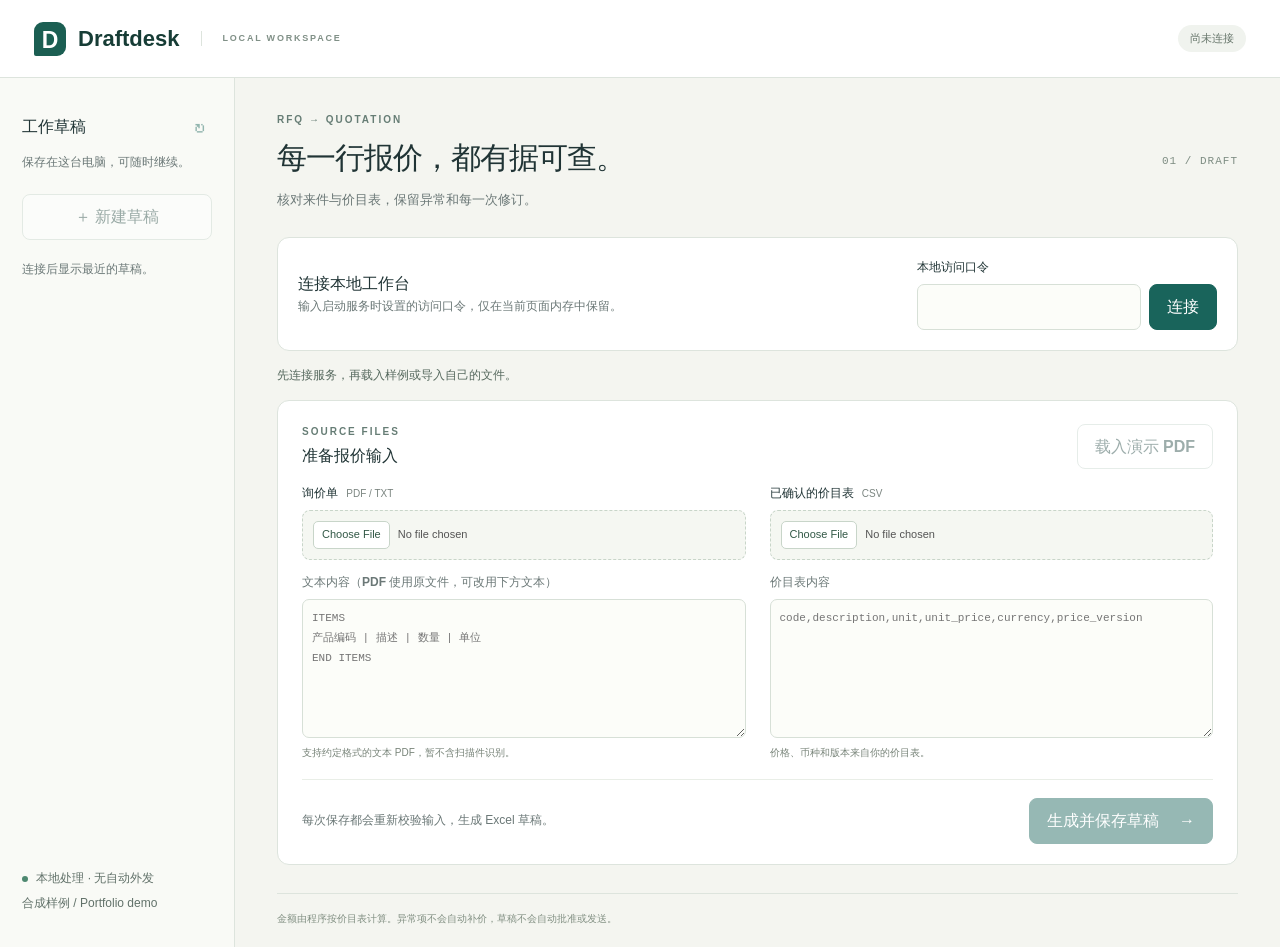
<file: ui/index.html>
<!doctype html>
<html lang="zh-CN">
<head><meta charset="utf-8"><meta name="viewport" content="width=device-width,initial-scale=1">
<title>Draftdesk · 报价工作台</title><link rel="stylesheet" href="/ui/style.css"><script type="module" src="/ui/app.mjs"></script></head>
<body>
<header><a class="brand" href="/" aria-label="Draftdesk 首页"><span class="logo">D</span> Draftdesk <span class="edition">LOCAL WORKSPACE</span></a><span id="connection" class="connection">尚未连接</span></header>
<div class="shell">
<aside><div class="aside-heading"><h2>工作草稿</h2><button id="refresh-list" class="icon-button" disabled aria-label="刷新草稿列表">↻</button></div><p class="muted small">保存在这台电脑，可随时继续。</p><button id="new-draft" class="wide secondary" disabled>＋ 新建草稿</button><div id="draft-list" class="draft-list"><p class="muted small">连接后显示最近的草稿。</p></div><p id="list-note" class="small muted"></p><div class="aside-footer"><span class="dot"></span> 本地处理 · 无自动外发<br><span class="small">合成样例 / Portfolio demo</span></div></aside>
<main>
<div class="heading"><div><div class="eyebrow">RFQ → QUOTATION</div><h1>每一行报价，都有据可查。</h1><p class="muted">核对来件与价目表，保留异常和每一次修订。</p></div><span class="section-number">01 / DRAFT</span></div>
<section id="connect-panel" class="card connect-panel"><div><h2>连接本地工作台</h2><p class="muted small">输入启动服务时设置的访问口令，仅在当前页面内存中保留。</p></div><form id="connect-form"><label for="token">本地访问口令</label><div class="inline"><input id="token" type="password" autocomplete="off" required minlength="24"><button>连接</button></div></form></section>
<div id="notice" role="status" aria-live="polite" class="notice">先连接服务，再载入样例或导入自己的文件。</div>
<button id="retry" class="retry" hidden>重试同一请求</button>
<section class="card input-card"><div class="card-heading"><div><div class="eyebrow">SOURCE FILES</div><h2 id="input-title">准备报价输入</h2></div><button id="sample" class="secondary" disabled>载入演示 PDF</button></div>
<fieldset id="input-fields" disabled><div class="file-grid"><div><label for="rfq-file">询价单 <span>PDF / TXT</span></label><input id="rfq-file" type="file" accept=".pdf,.txt"><label for="rfq-text" class="small muted">文本内容（PDF 使用原文件，可改用下方文本）</label><textarea id="rfq-text" rows="6" spellcheck="false" placeholder="ITEMS&#10;产品编码 | 描述 | 数量 | 单位&#10;END ITEMS"></textarea><p id="rfq-note" class="file-note">支持约定格式的文本 PDF，暂不含扫描件识别。</p></div><div><label for="catalogue-file">已确认的价目表 <span>CSV</span></label><input id="catalogue-file" type="file" accept=".csv"><label for="catalogue-text" class="small muted">价目表内容</label><textarea id="catalogue-text" rows="6" spellcheck="false" placeholder="code,description,unit,unit_price,currency,price_version"></textarea><p class="file-note">价格、币种和版本来自你的价目表。</p></div></div>
<div class="actions"><p id="edit-note" class="muted small">每次保存都会重新校验输入，生成 Excel 草稿。</p><button id="save" type="button">生成并保存草稿 <span>→</span></button></div></fieldset></section>
<section id="result-panel" hidden><div class="result-heading"><div><div class="eyebrow">REVIEW WORKSPACE</div><h2 id="result-title">草稿结果</h2><p id="job-meta" class="small muted"></p></div><button id="refresh-current" class="secondary">读取最新版本</button></div>
<div class="metrics"><div class="metric"><span>项目行数</span><strong id="row-count">0</strong></div><div class="metric"><span>需要复核</span><strong id="review-count">0</strong></div><div class="metric total"><span id="total-label">已匹配行小计</span><strong id="total">—</strong><small id="total-note">未处理异常行不计入小计</small></div></div>
<div class="card table-card"><div class="table-heading"><div id="status-badge" class="badge">待复核</div><label class="check"><input type="checkbox" id="only-review">只看待复核</label></div><div class="table-scroll" tabindex="0" role="region" aria-label="报价明细"><table><thead><tr><th>产品 / 描述</th><th>数量</th><th>单价</th><th>行金额</th><th>核对结果</th></tr></thead><tbody id="rows"></tbody></table></div><div id="empty-filter" class="empty" hidden>没有需要复核的项目。</div><div class="download-bar"><p class="small muted">导出的是当前显示版本，仍需人工确认。</p><div><button id="download-csv" class="secondary">下载 CSV</button><button id="download-xlsx">下载 Excel</button></div></div></div>
<div class="history-bar"><label for="history">修订历史</label><select id="history"></select><span id="history-note" class="small muted"></span></div></section>
<footer>金额由程序按价目表计算。异常项不会自动补价，草稿不会自动批准或发送。</footer>
</main></div></body></html>
</file>
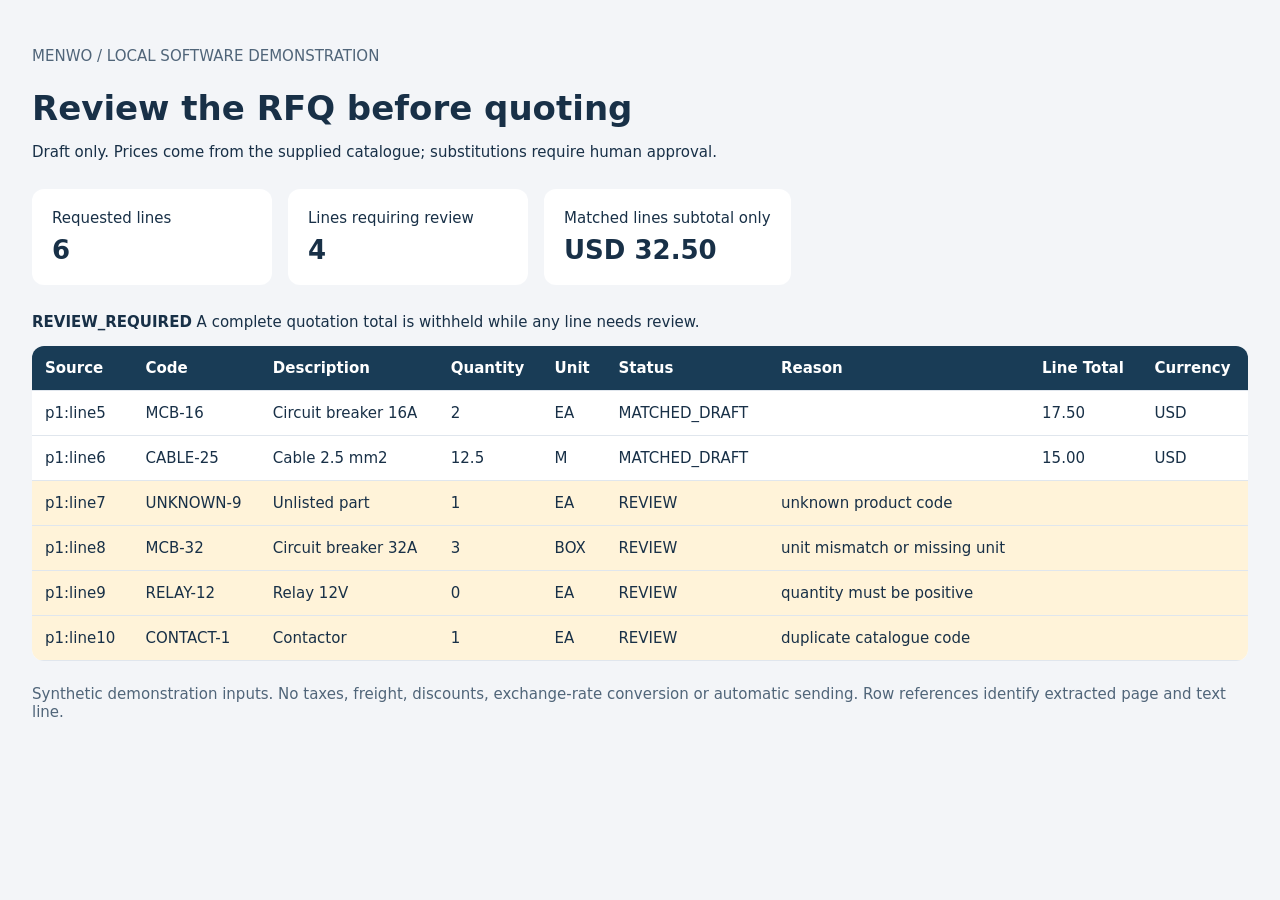
<file: output/review.html>
<!doctype html><html lang="en"><meta charset="utf-8"><meta name="viewport" content="width=device-width,initial-scale=1">
<title>RFQ review draft</title><style>body{font:15px system-ui;background:#f3f5f8;color:#183047;margin:0;padding:32px}main{max-width:1400px;margin:auto}h1{font-size:34px;margin-bottom:8px}.muted{color:#506579}.stats{display:flex;gap:16px;margin:28px 0;flex-wrap:wrap}.card{background:white;padding:20px;border-radius:12px;min-width:200px}strong{display:block;font-size:26px;margin-top:8px}.table{overflow:auto;background:white;border-radius:12px}table{border-collapse:collapse;width:100%;text-align:left}th,td{padding:13px;border-bottom:1px solid #e0e6ed;vertical-align:top}th{background:#193c56;color:white}.review{background:#fff3d9}td:nth-child(7){min-width:210px}footer{margin-top:24px;color:#506579}</style>
<main><p class="muted">MENWO / LOCAL SOFTWARE DEMONSTRATION</p><h1>Review the RFQ before quoting</h1><p>Draft only. Prices come from the supplied catalogue; substitutions require human approval.</p>
<div class="stats"><div class="card">Requested lines<strong>6</strong></div><div class="card">Lines requiring review<strong>4</strong></div><div class="card">Matched lines subtotal only<strong>USD 32.50</strong></div></div>
<p><b>REVIEW_REQUIRED</b> A complete quotation total is withheld while any line needs review.</p>
<div class="table"><table><thead><tr><th>Source</th><th>Code</th><th>Description</th><th>Quantity</th><th>Unit</th><th>Status</th><th>Reason</th><th>Line Total</th><th>Currency</th></tr></thead><tbody><tr class="matched"><td>p1:line5</td><td>MCB-16</td><td>Circuit breaker 16A</td><td>2</td><td>EA</td><td>MATCHED_DRAFT</td><td></td><td>17.50</td><td>USD</td></tr><tr class="matched"><td>p1:line6</td><td>CABLE-25</td><td>Cable 2.5 mm2</td><td>12.5</td><td>M</td><td>MATCHED_DRAFT</td><td></td><td>15.00</td><td>USD</td></tr><tr class="review"><td>p1:line7</td><td>UNKNOWN-9</td><td>Unlisted part</td><td>1</td><td>EA</td><td>REVIEW</td><td>unknown product code</td><td></td><td></td></tr><tr class="review"><td>p1:line8</td><td>MCB-32</td><td>Circuit breaker 32A</td><td>3</td><td>BOX</td><td>REVIEW</td><td>unit mismatch or missing unit</td><td></td><td></td></tr><tr class="review"><td>p1:line9</td><td>RELAY-12</td><td>Relay 12V</td><td>0</td><td>EA</td><td>REVIEW</td><td>quantity must be positive</td><td></td><td></td></tr><tr class="review"><td>p1:line10</td><td>CONTACT-1</td><td>Contactor</td><td>1</td><td>EA</td><td>REVIEW</td><td>duplicate catalogue code</td><td></td><td></td></tr></tbody></table></div><footer>Synthetic demonstration inputs. No taxes, freight, discounts, exchange-rate conversion or automatic sending. Row references identify extracted page and text line.</footer></main></html>
</file>
<file: ui/style.css>
:root{font-family:Inter,"Segoe UI","Microsoft YaHei",sans-serif;color:#203435;background:#f4f5f0;font-synthesis:none;line-height:1.6;--teal:#19645b;--muted:#6b7877;--line:#dde4dd}*{box-sizing:border-box}body{margin:0}button,input,textarea,select{font:inherit}button{cursor:pointer;border:1px solid var(--teal);border-radius:8px;background:var(--teal);color:#fff;font-weight:600;padding:9px 17px;white-space:nowrap}button:hover{filter:brightness(.94)}button:disabled{cursor:default;opacity:.45}button:focus-visible,input:focus-visible,textarea:focus-visible,select:focus-visible,a:focus-visible{outline:3px solid #e5b356;outline-offset:3px}.secondary{background:#fff;color:#274b47;border-color:#cad8d0}.wide{width:100%}.muted{color:var(--muted)}.small{font-size:12px}h1,h2,p{margin:0}h1{font-size:30px;letter-spacing:-1px;font-weight:650;margin:6px 0 8px}h2{font-size:16px;font-weight:650}.eyebrow{font-size:10px;font-weight:700;letter-spacing:2px;color:#667d75}header{height:78px;background:#fff;border-bottom:1px solid var(--line);display:flex;align-items:center;justify-content:space-between;padding:0 34px}.brand{color:#173d36;text-decoration:none;font-size:22px;font-weight:700;display:flex;align-items:center;gap:12px}.logo{background:#1b5e52;color:#fff;width:32px;height:34px;border-radius:9px 9px 9px 2px;text-align:center;font-size:23px}.edition{font-size:9px;color:#809087;letter-spacing:1.8px;margin-left:10px;border-left:1px solid var(--line);padding-left:20px}.connection{border-radius:30px;padding:5px 12px;background:#f0f3ee;font-size:11px;color:#68776c}.connection.live{background:#e4f0e6;color:#216342}.shell{display:grid;grid-template-columns:235px minmax(0,1fr);min-height:calc(100vh - 78px)}aside{padding:30px 22px;display:flex;flex-direction:column;border-right:1px solid var(--line);background:#f9faf6}.aside-heading{display:flex;align-items:center;justify-content:space-between}.icon-button{padding:0 6px;background:none;border:0;color:var(--teal);font-size:23px}aside>.muted{margin:8px 0 22px}.draft-list{margin-top:20px;display:grid;gap:8px}.draft-item{display:block;text-align:left;width:100%;font-size:12px;color:#465952;background:transparent;border:1px solid transparent;white-space:normal;padding:12px}.draft-item.active{background:#e7eee6;border-color:#c9d8c9}.draft-item span{display:block;font-size:10px;color:var(--muted);margin-top:3px}.aside-footer{margin-top:auto;padding-top:50px;font-size:12px;color:#617169;line-height:2.1}.dot{display:inline-block;width:6px;height:6px;background:#4d8870;border-radius:50%;margin-right:5px}main{padding:34px 42px 20px;max-width:1400px;width:100%;margin:0 auto}.heading{display:flex;align-items:center;justify-content:space-between;margin-bottom:26px}.heading p{font-size:13px}.section-number{font:11px monospace;color:#7e8d83;letter-spacing:1px}.card{border:1px solid var(--line);background:#fff;border-radius:12px}.connect-panel{padding:20px;display:flex;justify-content:space-between;gap:24px;align-items:center;margin-bottom:15px}.connect-panel[hidden]{display:none}.connect-panel form{min-width:300px}.inline{display:flex;gap:8px}.inline input{min-width:0;width:100%}label{display:block;font-size:12px;font-weight:600;margin-bottom:7px}label span{font-size:10px;color:#7b8580;margin-left:5px;font-weight:400}input[type=password],textarea,select{border:1px solid #d7e0d7;border-radius:7px;padding:9px;background:#fcfdf9;color:#28403a}textarea{display:block;width:100%;resize:vertical;min-height:110px;font:11px/1.8 Consolas,monospace}input[type=file]{font-size:11px;width:100%;background:#f5f7f2;border:1px dashed #c8d5c9;border-radius:8px;padding:10px;margin-bottom:13px}input::file-selector-button{font:inherit;color:#325846;background:white;border:1px solid #c8d5c9;border-radius:5px;padding:4px 8px;margin-right:8px}.notice{font-size:12px;margin:0 0 14px;min-height:20px;color:#56695e}.notice.error{color:#a54427;background:#fff1e9;padding:10px 14px;border-radius:7px}.retry{margin-bottom:15px;background:#9b482b;border-color:#9b482b}.card-heading{padding:23px 24px 15px;display:flex;align-items:center;justify-content:space-between}.card-heading h2{margin-top:3px}fieldset{border:0;padding:0 24px 20px;margin:0;min-width:0}.file-grid{display:grid;grid-template-columns:1fr 1fr;gap:24px}.file-grid>div{min-width:0}.file-note{font-size:10px;color:#788479;margin-top:7px}.actions{display:flex;align-items:center;justify-content:space-between;gap:15px;border-top:1px solid #e9eee7;padding-top:18px;margin-top:18px}.actions p{max-width:65%}.actions span{padding-left:16px}.result-heading{display:flex;justify-content:space-between;align-items:center;margin:29px 0 17px}.result-heading h2{font-size:21px;margin:3px 0}.metrics{display:grid;grid-template-columns:1fr 1fr 1.65fr;gap:14px;margin-bottom:18px}.metric{padding:17px 22px;border:1px solid var(--line);border-radius:10px;background:#fdfef9}.metric>span{font-size:11px;color:#6a796d;display:block}.metric strong{font-size:29px;font-weight:600;line-height:1.5;display:block}.metric.total{background:#e8efe6;border-color:#cbdcc9}.metric.total strong{font-size:25px}.metric small{font-size:10px;color:#627366}.table-heading{display:flex;justify-content:space-between;align-items:center;padding:17px 22px;border-bottom:1px solid #e5ebe3}.badge{font-size:11px;border-radius:5px;background:#fff1db;color:#8d5716;padding:4px 9px}.badge.clear{background:#e7f1e8;color:#2f663e}.check{display:flex;align-items:center;gap:6px;margin:0;font-size:11px;font-weight:400}.check input{accent-color:var(--teal)}.table-scroll{overflow:auto}table{border-collapse:collapse;width:100%;font-size:12px;white-space:nowrap}th{text-align:left;background:#fafbf7;color:#6f7e74;font-size:10px;font-weight:500;padding:12px 21px}td{border-top:1px solid #edf0e9;padding:14px 21px;vertical-align:top}td:first-child{white-space:normal;min-width:190px}td:last-child{white-space:normal;min-width:165px}td small{display:block;color:#839082;font-size:10px;margin-top:2px}.review-row td:first-child{border-left:3px solid #c99341;padding-left:18px}.row-reason{color:#9b6427;font-size:11px}.matched{font-size:11px;color:#52765b}.download-bar{padding:17px 22px;border-top:1px solid #e5ebe3;display:flex;justify-content:space-between;align-items:center;gap:12px}.download-bar button{font-size:12px;padding:7px 12px}.download-bar button+button{margin-left:7px}.history-bar{display:flex;align-items:center;gap:12px;padding:16px 0}.history-bar label{margin:0;white-space:nowrap}.history-bar select{font-size:11px;max-width:330px}.empty{padding:25px;text-align:center;font-size:12px;color:#6b786d}footer{font-size:10px;color:#829083;margin-top:28px;border-top:1px solid var(--line);padding-top:17px}[hidden]{display:none!important}@media(max-width:1100px){main{padding:28px 25px}.shell{grid-template-columns:195px 1fr}aside{padding:25px 14px}.connect-panel{align-items:stretch;flex-direction:column;gap:12px}.section-number{display:none}.edition{display:none}}@media(max-width:760px){header{height:66px;padding:0 18px}.shell{display:block}aside{border-right:0;border-bottom:1px solid var(--line);padding:16px 18px}aside>.muted,.aside-footer{display:none}.aside-heading{margin-bottom:8px}.draft-list{display:flex;overflow:auto;gap:7px;margin-top:10px}.draft-item{min-width:165px;width:auto;padding:8px 12px}.wide{width:auto}main{padding:25px 18px}h1{font-size:24px}.file-grid{grid-template-columns:1fr;gap:17px}.card-heading{padding:18px 17px;gap:8px}.card-heading button{font-size:11px;padding:7px 10px}fieldset{padding:0 17px 17px}.actions{align-items:stretch;flex-direction:column}.actions p{max-width:100%}.metrics{gap:8px;grid-template-columns:1fr 1fr}.metric{padding:12px 15px}.metric.total{grid-column:1/-1}.metric strong{font-size:24px}.download-bar{align-items:flex-start;flex-direction:column}.history-bar{flex-wrap:wrap}.connect-panel form{min-width:0}.result-heading button{font-size:11px;padding:8px}.result-heading{gap:8px}#job-meta{overflow-wrap:anywhere}th,td{padding-left:15px;padding-right:15px}}
</file>
